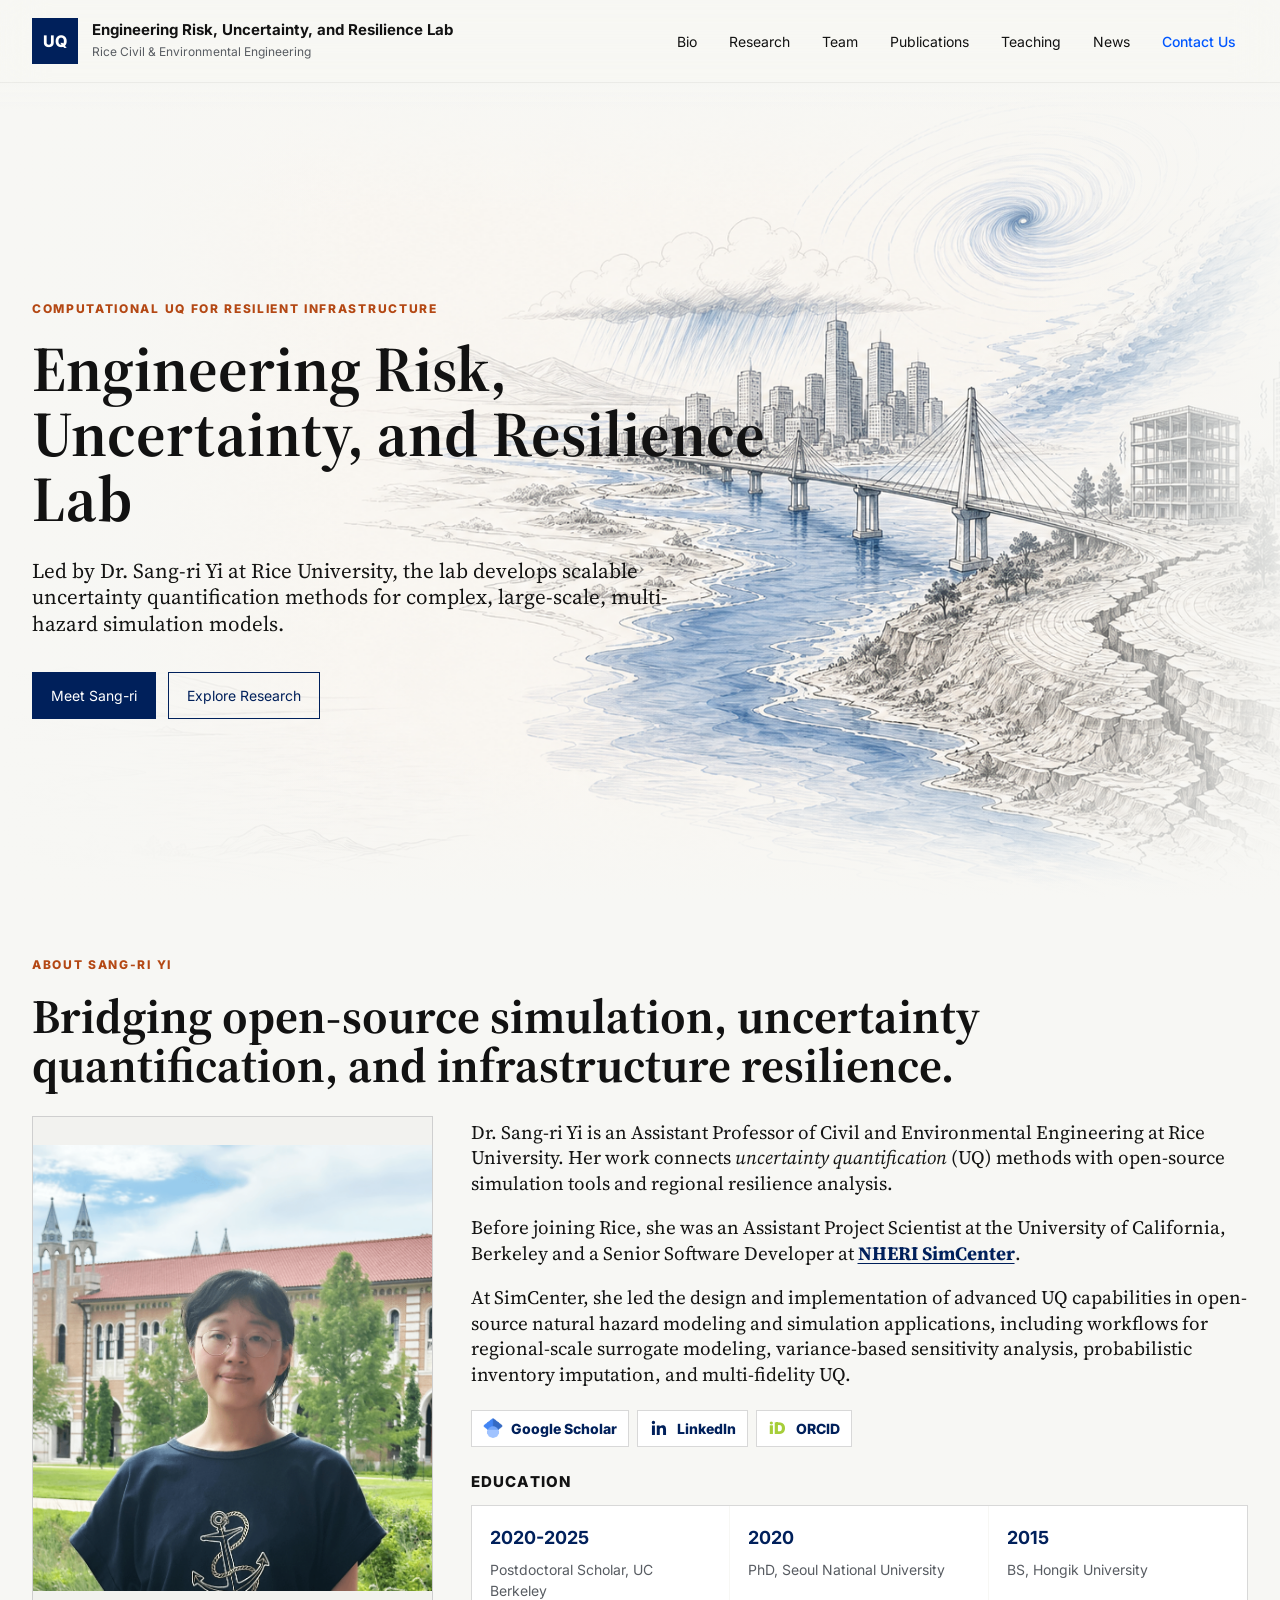
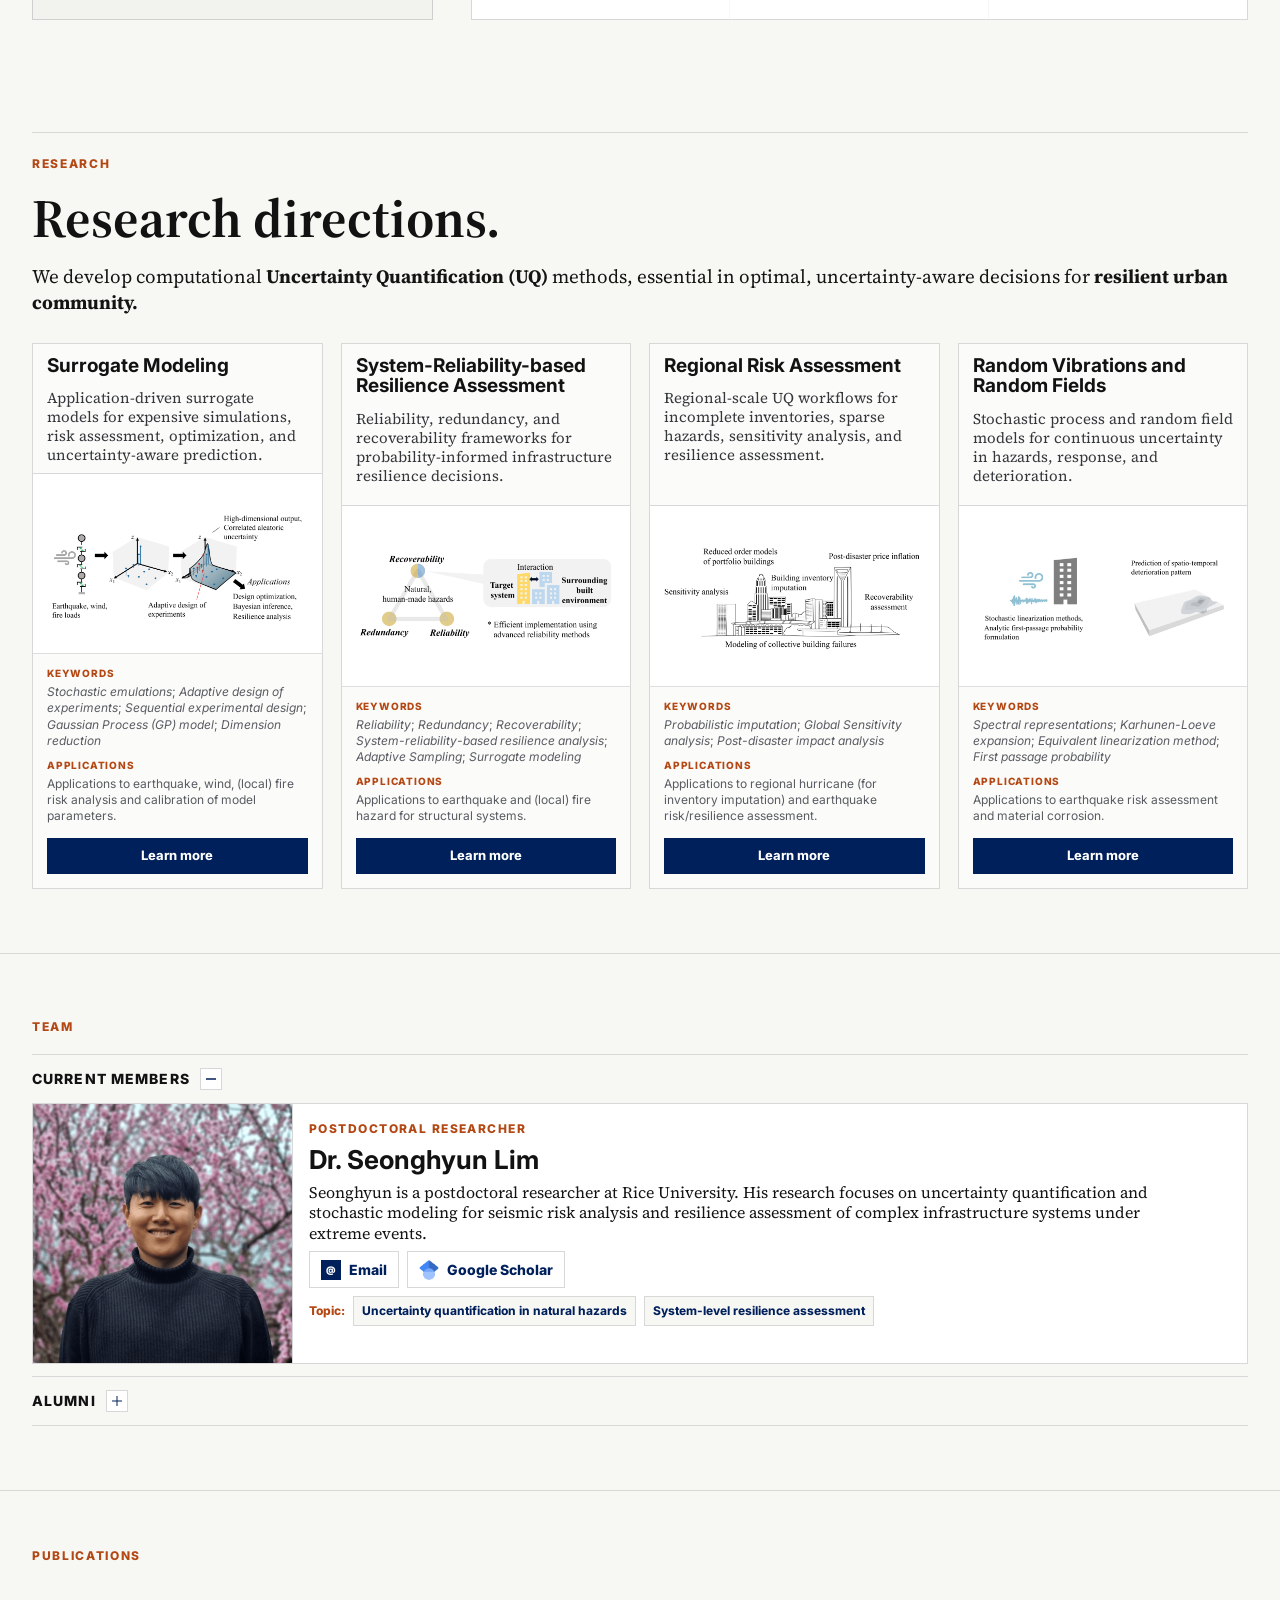
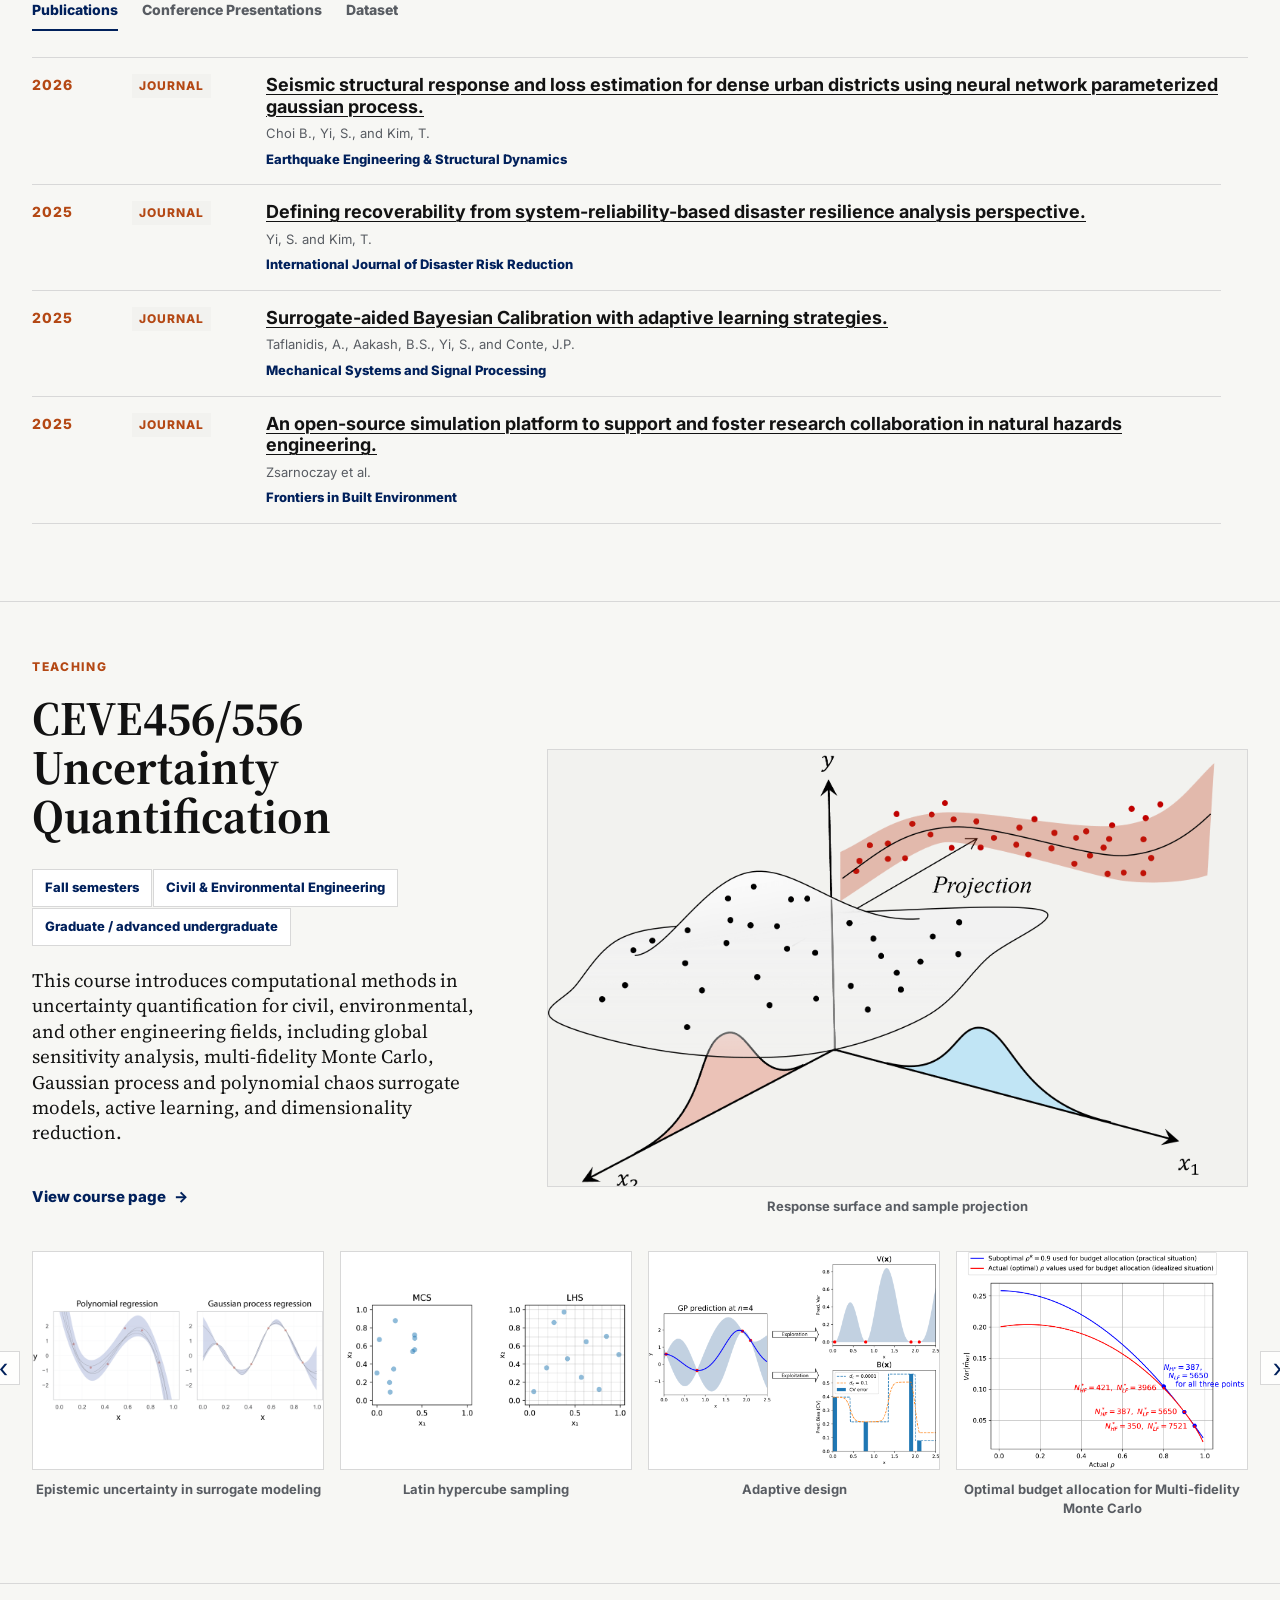
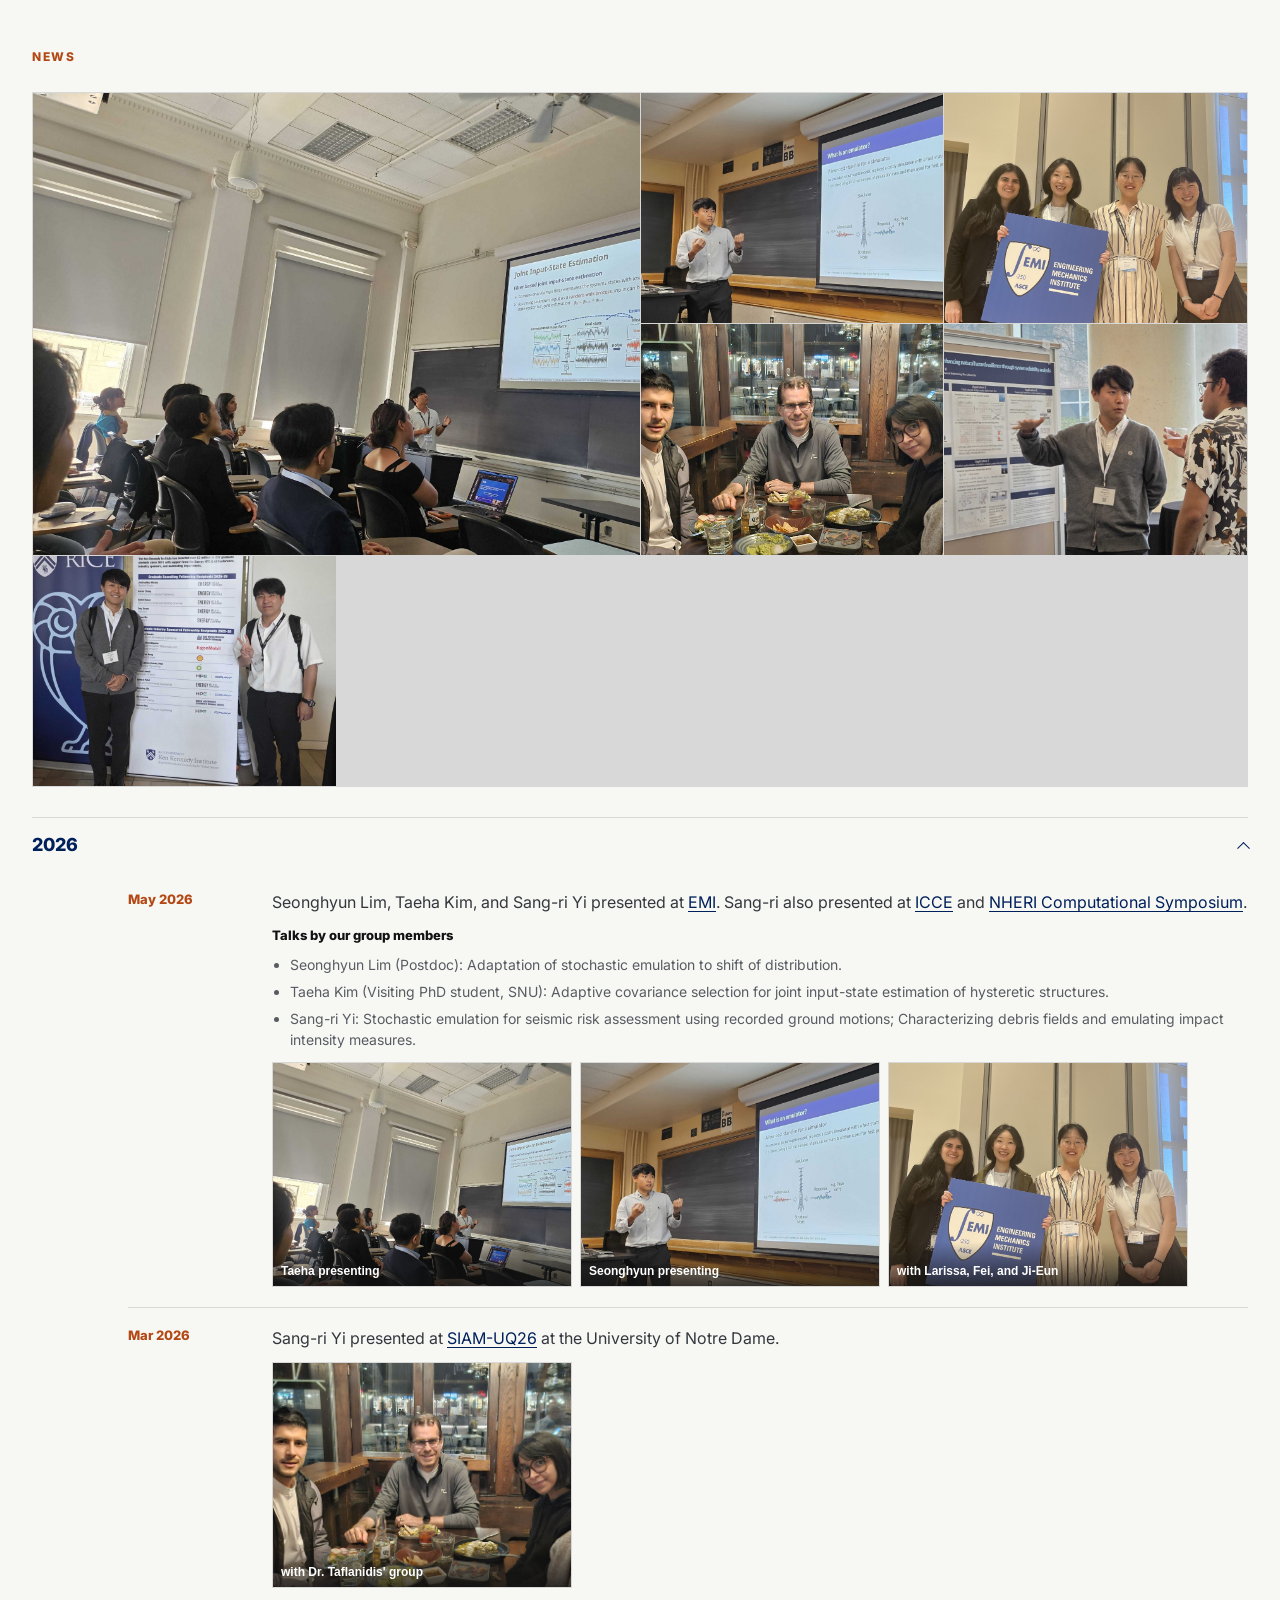
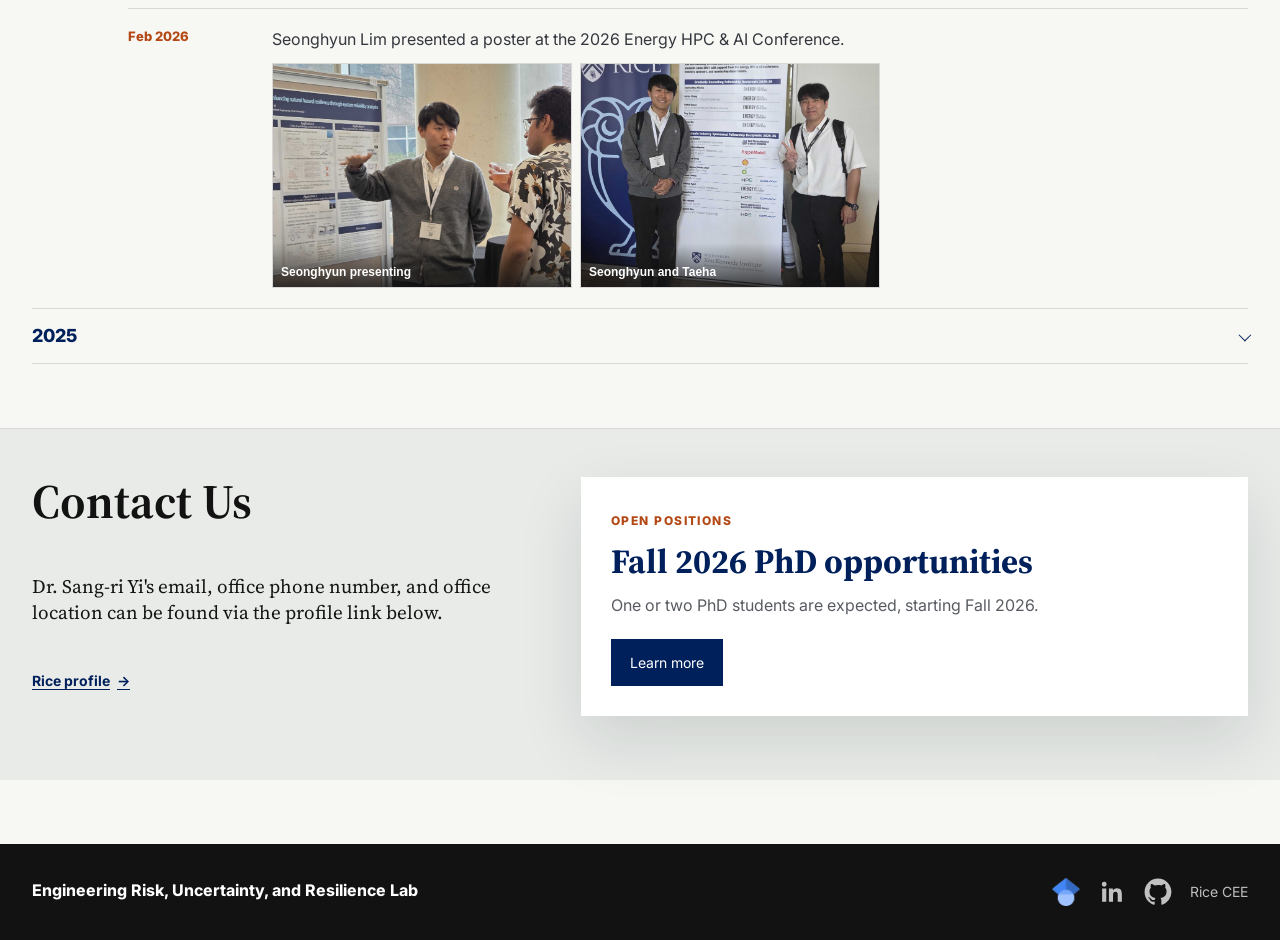
<file: index.html>
<!DOCTYPE html>
<html lang="en">
<head>
  <meta charset="UTF-8">
  <meta name="viewport" content="width=device-width, initial-scale=1.0">
  <title>Engineering Risk, Uncertainty, and Resilience Lab</title>
  <meta name="description" content="A redesigned static prototype for the Engineering Risk, Uncertainty, and Resilience Lab at Rice University.">
  <link rel="preconnect" href="https://fonts.googleapis.com">
  <link rel="preconnect" href="https://fonts.gstatic.com" crossorigin>
  <link href="https://fonts.googleapis.com/css2?family=Inter:wght@400;500;600;700;800&family=Source+Serif+4:wght@500;600;700&display=swap" rel="stylesheet">
  <link rel="stylesheet" href="styles.css?v=74">
  <link rel="stylesheet" href="research-demo.css?v=10">
</head>
<body>
  <header class="site-header" data-header>
    <a class="brand" href="#home" aria-label="Engineering Risk, Uncertainty, and Resilience Lab home">
      <span class="brand-mark">UQ</span>
      <span>
        <strong>Engineering Risk, Uncertainty, and Resilience Lab</strong>
        <small>Rice Civil & Environmental Engineering</small>
      </span>
    </a>
    <button class="nav-toggle" type="button" aria-expanded="false" aria-controls="site-nav" data-nav-toggle>
      <span></span>
      <span></span>
      <span></span>
    </button>
    <nav class="site-nav" id="site-nav" data-nav>
      <a href="#bio">Bio</a>
      <a href="#research">Research</a>
      <a href="#team">Team</a>
      <a href="#publications">Publications</a>
      <a href="#teaching">Teaching</a>
      <a href="#news">News</a>
      <a href="#contact">Contact Us</a>
    </nav>
  </header>

  <main id="home">
    <section class="hero hero-background" data-hero-snap>
      <div class="hero-copy">
        <p class="eyebrow">Computational UQ for resilient infrastructure</p>
        <h1>Engineering Risk, Uncertainty, and Resilience Lab</h1>
        <p class="hero-text">Led by Dr. Sang-ri Yi at Rice University, the lab develops scalable uncertainty quantification methods for complex, large-scale, multi-hazard simulation models.</p>
        <div class="hero-actions">
          <a class="button primary" href="#bio">Meet Sang-ri</a>
          <a class="button secondary" href="#research">Explore Research</a>
        </div>
      </div>
    </section>

    <section class="bio-section section" id="bio">
      <div class="section-head wide-head">
        <p class="section-kicker">About Sang-ri Yi</p>
        <h2>Bridging open-source simulation, uncertainty quantification, and infrastructure resilience.</h2>
      </div>
      <div class="bio-layout">
        <div class="pi-portrait">
          <img src="assets/sangri-yi.png?v=2" alt="Dr. Sang-ri Yi">
        </div>
        <div class="bio-details">
          <p>Dr. Sang-ri Yi is an Assistant Professor of Civil and Environmental Engineering at Rice University. Her work connects <em>uncertainty quantification</em> (UQ) methods with open-source simulation tools and regional resilience analysis.</p>
          <p>Before joining Rice, she was an Assistant Project Scientist at the University of California, Berkeley and a Senior Software Developer at <a href="https://simcenter.designsafe-ci.org/" target="_blank" rel="noreferrer">NHERI SimCenter</a>.</p>
          <p>At SimCenter, she led the design and implementation of advanced UQ capabilities in open-source natural hazard modeling and simulation applications, including workflows for regional-scale surrogate modeling, variance-based sensitivity analysis, probabilistic inventory imputation, and multi-fidelity UQ.</p>
          <div class="profile-links" aria-label="Sang-ri Yi profile links">
            <a href="https://scholar.google.com/citations?hl=en&amp;user=2m0CFvgAAAAJ&amp;view_op=list_works&amp;sortby=pubdate" target="_blank" rel="noreferrer"><span class="link-icon scholar-icon image-icon" aria-hidden="true"><img src="assets/google-scholar.png?v=2" alt=""></span><span>Google Scholar</span></a>
            <a href="https://www.linkedin.com/in/sang-ri-yi-031b26117/" target="_blank" rel="noreferrer"><span class="link-icon linkedin-icon svg-icon" aria-hidden="true"><svg viewBox="0 0 24 24" focusable="false"><path d="M20.45 20.45h-3.56v-5.57c0-1.33-.03-3.04-1.85-3.04-1.85 0-2.14 1.45-2.14 2.94v5.67H9.34V9h3.42v1.56h.05c.48-.9 1.64-1.85 3.37-1.85 3.6 0 4.27 2.37 4.27 5.46v6.28zM5.32 7.43a2.06 2.06 0 1 1 0-4.12 2.06 2.06 0 0 1 0 4.12zM7.1 20.45H3.54V9H7.1v11.45z"/></svg></span><span>LinkedIn</span></a>
            <a href="https://orcid.org/0000-0001-7196-127X" target="_blank" rel="noreferrer"><span class="link-icon orcid-icon orcid-text-icon" aria-hidden="true">iD</span><span>ORCID</span></a>
          </div>
          <h3 class="bio-subtitle">Education</h3>
          <div class="credential-grid">
            <span><strong>2020-2025</strong>Postdoctoral Scholar, UC Berkeley</span>
            <span><strong>2020</strong>PhD, Seoul National University</span>
            <span><strong>2015</strong>BS, Hongik University</span>
          </div>
        </div>
      </div>
    </section>

    <section class="section research-demo-section" id="research">
      <div class="section-head wide-head research-head">
        <div>
          <p class="section-kicker">Research</p>
          <h2>Research directions.</h2>
        </div>
      </div>
      <div id="research-demo-root" data-research-demo="modal"></div>
    </section>

    <section class="section top-section" id="team">
      <div class="section-head team-head">
        <p class="section-kicker">Team</p>
      </div>
      <div class="team-roster">
        <details class="team-group" open>
          <summary class="team-group-toggle">
            <span>Current Members</span>
            <span aria-hidden="true"></span>
          </summary>
          <article class="team-member-card">
            <figure class="team-member-photo">
              <img src="assets/team-seonghyun-lim.png" alt="Dr. Seonghyun Lim">
            </figure>
            <div class="team-member-copy">
              <p class="team-member-role">Postdoctoral Researcher</p>
              <h3>Dr. Seonghyun Lim</h3>
              <p class="team-member-bio">Seonghyun is a postdoctoral researcher at Rice University. His research focuses on uncertainty quantification and stochastic modeling for seismic risk analysis and resilience assessment of complex infrastructure systems under extreme events.</p>
              <div class="profile-links team-member-links" aria-label="Seonghyun Lim profile links">
                <a href="mailto:sl68@rice.edu"><span class="link-icon" aria-hidden="true">@</span><span>Email</span></a>
                <a href="https://scholar.google.ca/citations?user=xd2oqD0AAAAJ&amp;hl=en" target="_blank" rel="noreferrer"><span class="link-icon scholar-icon image-icon" aria-hidden="true"><img src="assets/google-scholar.png?v=2" alt=""></span><span>Google Scholar</span></a>
              </div>
              <div class="team-topic-row">
                <span class="team-topic-label">Topic:</span>
                <div class="team-topic-list" aria-label="Research topics">
                  <span>Uncertainty quantification in natural hazards</span>
                  <span>System-level resilience assessment</span>
                </div>
              </div>
            </div>
          </article>
        </details>
        <details class="team-group">
          <summary class="team-group-toggle">
            <span>Alumni</span>
            <span aria-hidden="true"></span>
          </summary>
          <p class="team-empty-state">No alumni listed yet.</p>
        </details>
      </div>
    </section>

    <section class="section publication-section" id="publications">
      <div class="section-head wide-head">
        <p class="section-kicker">Publications</p>
        <div class="publication-tabs" data-publication-tabs role="tablist" aria-label="Publication views">
          <button class="publication-tab is-active" type="button" role="tab" aria-selected="true" data-publication-tab="publications">Publications</button>
          <button class="publication-tab" type="button" role="tab" aria-selected="false" data-publication-tab="conferences">Conference Presentations</button>
          <button class="publication-tab" type="button" role="tab" aria-selected="false" data-publication-tab="dataset">Dataset</button>
          <span class="publication-tab-underline" data-publication-underline aria-hidden="true"></span>
        </div>
      </div>
      <div class="publication-board compact-publications" data-publication-list></div>
    </section>

    <section class="section teaching-section" id="teaching">
      <div class="teaching-layout">
        <div class="teaching-copy">
          <p class="section-kicker">Teaching</p>
          <h2>CEVE456/556 Uncertainty Quantification</h2>
          <div class="teaching-meta" aria-label="Course details">
            <span>Fall semesters</span>
            <span>Civil &amp; Environmental Engineering</span>
            <span>Graduate / advanced undergraduate</span>
          </div>
          <p class="teaching-description">This course introduces computational methods in uncertainty quantification for civil, environmental, and other engineering fields, including global sensitivity analysis, multi-fidelity Monte Carlo, Gaussian process and polynomial chaos surrogate models, active learning, and dimensionality reduction.</p>
          <a class="section-view-link teaching-link" href="https://courses.rice.edu/courses/courses/!SWKSCAT.cat?p_action=COURSE&amp;p_term=202620&amp;p_crn=25696" target="_blank" rel="noreferrer">View course page</a>
        </div>
        <figure class="teaching-feature">
          <button class="teaching-zoom" type="button" data-site-zoom-src="assets/teaching-response-surface.png" data-site-zoom-alt="Response surface and sample projection" aria-label="Zoom image: Response surface and sample projection">
            <img src="assets/teaching-response-surface.png" alt="Response surface and sample projection">
          </button>
          <figcaption>Response surface and sample projection</figcaption>
        </figure>
      </div>
      <div class="teaching-carousel" data-teaching-carousel>
        <button class="teaching-carousel-button previous" type="button" data-teaching-carousel-prev aria-label="Show previous teaching images">&lsaquo;</button>
        <div class="teaching-gallery" aria-label="Teaching visual topics" data-teaching-gallery>
          <figure>
            <button class="teaching-zoom" type="button" data-site-zoom-src="assets/teaching-pce.png" data-site-zoom-alt="Epistemic uncertainty in surrogate modeling" aria-label="Zoom image: Epistemic uncertainty in surrogate modeling">
              <img src="assets/teaching-pce.png" alt="Epistemic uncertainty in surrogate modeling">
            </button>
            <figcaption>Epistemic uncertainty in surrogate modeling</figcaption>
          </figure>
          <figure>
            <button class="teaching-zoom" type="button" data-site-zoom-src="assets/teaching-lhs.png" data-site-zoom-alt="Latin hypercube sampling" aria-label="Zoom image: Latin hypercube sampling">
              <img src="assets/teaching-lhs.png" alt="Latin hypercube sampling">
            </button>
            <figcaption>Latin hypercube sampling</figcaption>
          </figure>
          <figure>
            <button class="teaching-zoom" type="button" data-site-zoom-src="assets/teaching-adaptive-design.png" data-site-zoom-alt="Adaptive design" aria-label="Zoom image: Adaptive design">
              <img src="assets/teaching-adaptive-design.png" alt="Adaptive design">
            </button>
            <figcaption>Adaptive design</figcaption>
          </figure>
          <figure>
            <button class="teaching-zoom" type="button" data-site-zoom-src="assets/teaching-mfmc.png" data-site-zoom-alt="Optimal budget allocation for Multi-fidelity Monte Carlo" aria-label="Zoom image: Optimal budget allocation for Multi-fidelity Monte Carlo">
              <img src="assets/teaching-mfmc.png" alt="Optimal budget allocation for Multi-fidelity Monte Carlo">
            </button>
            <figcaption>Optimal budget allocation for Multi-fidelity Monte Carlo</figcaption>
          </figure>
          <figure>
            <button class="teaching-zoom" type="button" data-site-zoom-src="assets/teaching-gp-fitting.png" data-site-zoom-alt="Gaussian process fitting" aria-label="Zoom image: Gaussian process fitting">
              <img src="assets/teaching-gp-fitting.png" alt="Gaussian process fitting">
            </button>
            <figcaption>Gaussian process fitting</figcaption>
          </figure>
        </div>
        <button class="teaching-carousel-button next" type="button" data-teaching-carousel-next aria-label="Show next teaching images">&rsaquo;</button>
      </div>
      <div class="site-lightbox" data-site-lightbox aria-hidden="true">
        <button class="site-lightbox-scrim" type="button" data-site-lightbox-close aria-label="Close image preview"></button>
        <figure class="site-lightbox-panel">
          <button class="site-lightbox-close" type="button" data-site-lightbox-close aria-label="Close image preview">Close</button>
          <img src="[data-uri]" alt="">
          <figcaption></figcaption>
        </figure>
      </div>
    </section>

    <section class="section news-section" id="news">
      <div class="section-head wide-head">
        <p class="section-kicker">News</p>
      </div>
      <div class="news-atlas" data-news-atlas></div>
      <div class="news-archive" data-news-archive></div>
    </section>

    <section class="contact-section" id="contact">
      <div class="contact-copy">
        <h2 class="contact-title">Contact Us</h2>
        <p class="contact-description">Dr. Sang-ri Yi's email, office phone number, and office location can be found via the profile link below.</p>
        <a class="contact-profile-link" href="https://profiles.rice.edu/faculty/sang-ri-yi" target="_blank" rel="noreferrer">Rice profile <span aria-hidden="true">&rarr;</span></a>
      </div>
      <div class="contact-card">
        <span>Open Positions</span>
        <strong>Fall 2026 PhD opportunities</strong>
        <p>One or two PhD students are expected, starting Fall 2026.</p>
        <details class="contact-guidance">
          <summary class="button primary">Learn more</summary>
          <div class="contact-guidance-body">
            <h3>To Prospective PhD Students</h3>
            <p>Thank you for your interest in joining our lab.</p>
            <p>I am seeking PhD students who are confident in engineering mathematics and statistics and committed to ethical research practices. Please apply to the <a href="https://cee.rice.edu/academics/graduate-programs/phd-program" target="_blank" rel="noreferrer">Rice CEE PhD Program</a> and see more information on <a href="https://cee.rice.edu/academics/graduate-programs/graduate-admissions" target="_blank" rel="noreferrer">Graduate Admissions</a>.</p>
            <p>Prospective PhD students are encouraged to contact Dr. Yi before or after applying. In the message, please briefly introduce your background, current research interests, and long-term goals, and attach your CV. You are welcome to include other documents, such as a class project you enjoyed, that show your strengths and style.</p>
            <p>Sending a message is encouraged but not required. Every message will be reviewed carefully, though a response may not always be possible. If you have already submitted your application to Rice, please indicate that clearly.</p>
          </div>
        </details>
      </div>
    </section>
  </main>

  <footer class="site-footer">
    <p>Engineering Risk, Uncertainty, and Resilience Lab</p>
    <div class="footer-links">
      <a class="footer-icon-link" href="https://scholar.google.com/citations?hl=en&amp;user=2m0CFvgAAAAJ&amp;view_op=list_works&amp;sortby=pubdate" target="_blank" rel="noreferrer" aria-label="Google Scholar"><span class="link-icon scholar-icon image-icon" aria-hidden="true"><img src="assets/google-scholar.png?v=2" alt=""></span></a>
      <a class="footer-icon-link" href="https://www.linkedin.com/in/sang-ri-yi-031b26117/" target="_blank" rel="noreferrer" aria-label="LinkedIn"><span class="link-icon linkedin-icon svg-icon" aria-hidden="true"><svg viewBox="0 0 24 24" focusable="false"><path d="M20.45 20.45h-3.56v-5.57c0-1.33-.03-3.04-1.85-3.04-1.85 0-2.14 1.45-2.14 2.94v5.67H9.34V9h3.42v1.56h.05c.48-.9 1.64-1.85 3.37-1.85 3.6 0 4.27 2.37 4.27 5.46v6.28zM5.32 7.43a2.06 2.06 0 1 1 0-4.12 2.06 2.06 0 0 1 0 4.12zM7.1 20.45H3.54V9H7.1v11.45z"/></svg></span></a>
      <a class="footer-icon-link" href="https://github.com/yisangriB" target="_blank" rel="noreferrer" aria-label="GitHub"><span class="link-icon github-icon svg-icon" aria-hidden="true"><svg viewBox="0 0 24 24" focusable="false"><path fill-rule="evenodd" clip-rule="evenodd" d="M12 .5C5.65.5.5 5.65.5 12c0 5.08 3.29 9.39 7.86 10.91.58.11.79-.25.79-.56v-2.16c-3.2.7-3.87-1.36-3.87-1.36-.52-1.33-1.28-1.68-1.28-1.68-1.05-.72.08-.71.08-.71 1.16.08 1.77 1.19 1.77 1.19 1.03 1.76 2.7 1.25 3.36.96.1-.75.4-1.25.73-1.54-2.55-.29-5.23-1.28-5.23-5.68 0-1.25.45-2.28 1.19-3.08-.12-.29-.52-1.46.11-3.04 0 0 .97-.31 3.17 1.18A10.93 10.93 0 0 1 12 6.04c.98 0 1.95.13 2.87.39 2.2-1.49 3.17-1.18 3.17-1.18.63 1.58.23 2.75.11 3.04.74.8 1.19 1.83 1.19 3.08 0 4.42-2.69 5.39-5.25 5.67.41.36.78 1.06.78 2.13v3.18c0 .31.21.67.79.56A11.51 11.51 0 0 0 23.5 12C23.5 5.65 18.35.5 12 .5z"/></svg></span></a>
      <a href="https://cee.rice.edu/" target="_blank" rel="noreferrer">Rice CEE</a>
    </div>
  </footer>

  <script src="assets/research/research-content.js?v=4"></script>
  <script src="assets/publications-data.js?v=5"></script>
  <script src="assets/news/news-data.js?v=1"></script>
  <script src="research-demo.js?v=9"></script>
  <script src="script.js?v=9"></script>
</body>
</html>
</file>
<file: styles.css>
:root {
  --ink: #121212;
  --muted: #585c62;
  --line: #d8d8d8;
  --paper: #f7f7f4;
  --white: #ffffff;
  --rice-blue: #00205b;
  --rice-blue-soft: #0e3a72;
  --active-blue: #0057ff;
  --copper: #b44814;
  --sage: #7b8c6d;
  --mist: #ededeb;
  --shadow: 0 1px 0 rgba(18, 18, 18, 0.12);
}

* {
  box-sizing: border-box;
}

html {
  scroll-behavior: smooth;
}

body {
  margin: 0;
  background: var(--paper);
  color: var(--ink);
  font-family: "Inter", Arial, sans-serif;
  line-height: 1.5;
}

body.nav-open {
  overflow: hidden;
}

a {
  color: inherit;
  text-decoration: none;
}

img {
  display: block;
  max-width: 100%;
}

.site-header {
  position: sticky;
  top: 0;
  z-index: 20;
  display: flex;
  align-items: center;
  justify-content: space-between;
  gap: 24px;
  padding: 18px 32px;
  overflow: visible;
  background: rgba(247, 247, 244, 0.42);
  border-bottom: 1px solid rgba(18, 18, 18, 0.08);
  backdrop-filter: blur(22px) saturate(135%);
}

.site-header::after {
  position: absolute;
  right: 0;
  bottom: -30px;
  left: 0;
  height: 30px;
  background: linear-gradient(180deg, rgba(247, 247, 244, 0.34), rgba(247, 247, 244, 0));
  content: "";
  pointer-events: none;
}

.site-header.is-scrolled {
  background: rgba(247, 247, 244, 0.58);
  box-shadow: 0 1px 0 rgba(18, 18, 18, 0.05);
}

.brand {
  display: flex;
  align-items: center;
  gap: 14px;
  min-width: 0;
}

.brand-mark {
  display: grid;
  width: 46px;
  height: 46px;
  place-items: center;
  background: var(--rice-blue);
  color: var(--white);
  font-weight: 800;
  letter-spacing: 0.02em;
}

.brand strong,
.brand small {
  display: block;
}

.brand strong {
  max-width: 460px;
  overflow: hidden;
  font-size: 15px;
  line-height: 1.2;
  text-overflow: ellipsis;
  white-space: nowrap;
}

.brand small {
  margin-top: 4px;
  color: var(--muted);
  font-size: 12px;
}

.site-nav {
  display: flex;
  align-items: center;
  gap: 8px;
}

.site-nav a {
  padding: 10px 12px;
  color: var(--ink);
  font-size: 14px;
  font-weight: 400;
  transition: color 160ms ease;
}

.site-nav:hover a:not(.active) {
  color: var(--muted);
}

.site-nav:hover a:not(.active):hover {
  color: var(--ink);
}

.site-nav a.active {
  color: var(--active-blue);
  font-weight: 500;
}

.site-nav a.active:hover {
  color: var(--active-blue);
}

.nav-toggle {
  display: none;
  width: 42px;
  height: 42px;
  padding: 0;
  background: var(--white);
  border: 1px solid var(--line);
}

.nav-toggle span {
  display: block;
  width: 18px;
  height: 2px;
  margin: 4px auto;
  background: var(--ink);
}

.hero {
  position: relative;
  display: flex;
  align-items: center;
  width: min(100%, 1280px);
  min-height: calc(100vh - 83px);
  margin: 0 auto;
  padding: 84px 32px 48px;
  background: var(--paper);
}

.hero-background {
  overflow: hidden;
  background-image: url("assets/uq-hero-background-clean.png");
  background-position: center center;
  background-size: cover;
  background-repeat: no-repeat;
}

.hero-background::before {
  position: absolute;
  inset: 0;
  z-index: 0;
  background:
    linear-gradient(90deg, var(--paper) 0%, rgba(247, 247, 244, 0.92) 10%, rgba(247, 247, 244, 0) 28%, rgba(247, 247, 244, 0) 78%, rgba(247, 247, 244, 0.9) 100%),
    linear-gradient(180deg, var(--paper) 0%, rgba(247, 247, 244, 0) 16%, rgba(247, 247, 244, 0) 82%, var(--paper) 100%);
  content: "";
  pointer-events: none;
}

.hero-copy {
  position: relative;
  z-index: 1;
  max-width: 760px;
}

.eyebrow,
.section-kicker {
  margin: 0 0 18px;
  color: var(--copper);
  font-size: 12px;
  font-weight: 800;
  letter-spacing: 0.14em;
  text-transform: uppercase;
}

h1,
h2,
h3,
p {
  margin-top: 0;
}

h1,
h2 {
  font-family: "Source Serif 4", Georgia, serif;
  font-weight: 650;
  line-height: 1.02;
}

h1 {
  margin-bottom: 26px;
  max-width: 980px;
  font-size: 64px;
}

h2 {
  margin-bottom: 20px;
  font-size: 54px;
}

h3 {
  margin-bottom: 12px;
  font-size: 20px;
  line-height: 1.2;
}

.hero-text {
  max-width: 660px;
  color: #141413;
  font-family: "Source Serif 4", Georgia, serif;
  font-size: 21px;
  font-weight: 400;
  line-height: 1.28;
}

.hero-actions {
  display: flex;
  flex-wrap: wrap;
  gap: 12px;
  margin-top: 34px;
}

.button {
  display: inline-flex;
  min-height: 46px;
  align-items: center;
  justify-content: center;
  padding: 12px 18px;
  border: 1px solid var(--rice-blue);
  font-size: 14px;
  font-weight: 400;
}

.button.primary {
  background: var(--rice-blue);
  color: var(--white);
}

.button.secondary {
  color: var(--rice-blue);
}

.contact-card span {
  color: var(--copper);
  font-size: 12px;
  font-weight: 800;
  letter-spacing: 0.12em;
  text-transform: uppercase;
}


.section,
.bio-section,
.contact-section {
  padding: 64px 32px;
}

.contact-section {
  display: grid;
  grid-template-columns: minmax(0, 0.85fr) minmax(0, 1.15fr);
  gap: 56px;
  align-items: start;
}

.bio-section,
.section,
.contact-section {
  max-width: 1280px;
  margin: 0 auto;
}

.bio-section {
  padding-top: 56px;
  padding-bottom: 56px;
}

.bio-layout {
  display: grid;
  grid-template-columns: minmax(220px, 0.34fr) minmax(0, 0.66fr);
  gap: 38px;
  align-items: stretch;
}

.pi-portrait {
  min-height: 0;
  display: grid;
  place-items: center;
  overflow: hidden;
  background: #f2f2ef;
  border: 1px solid #cfcfcf;
}

.pi-portrait img {
  width: 100%;
  height: 100%;
  object-fit: contain;
  object-position: center;
}

.bio-details {
  display: flex;
  flex-direction: column;
  justify-content: flex-start;
  padding-top: 4px;
}

.bio-details p {
  max-width: 820px;
  color: #141413;
  font-family: "Source Serif 4", Georgia, serif;
  font-size: 19px;
  font-weight: 400;
  line-height: 1.34;
}

.bio-details p a {
  color: var(--rice-blue);
  font-weight: 700;
  text-decoration: underline;
  text-decoration-thickness: 1px;
  text-underline-offset: 3px;
}

.profile-links {
  display: flex;
  flex-wrap: wrap;
  gap: 8px;
  margin: 4px 0 26px;
}

.profile-links a {
  display: inline-flex;
  min-height: 36px;
  align-items: center;
  gap: 8px;
  padding: 7px 11px;
  border: 1px solid var(--line);
  background: var(--white);
  color: var(--rice-blue);
  font-size: 14px;
  font-weight: 800;
}

.link-icon {
  display: inline-grid;
  width: 20px;
  height: 20px;
  place-items: center;
  flex: 0 0 20px;
  background: var(--rice-blue);
  color: var(--white);
  font-size: 9px;
  font-weight: 900;
  line-height: 1;
}

.linkedin-icon,
.orcid-icon {
  border-radius: 3px;
}

.scholar-icon {
  border-radius: 50%;
  font-size: 8px;
}

.image-icon {
  overflow: hidden;
  background: transparent;
  color: inherit;
}

.image-icon img {
  display: block;
  width: 100%;
  height: 100%;
  object-fit: contain;
}

.svg-icon {
  background: transparent;
  color: currentColor;
}

.svg-icon svg {
  display: block;
  width: 100%;
  height: 100%;
  fill: currentColor;
}

.orcid-icon {
  background: #a6ce39;
}

.orcid-text-icon {
  background: transparent;
  color: #a6ce39;
  font-size: 16px;
  font-weight: 900;
  letter-spacing: -0.03em;
}

.bio-subtitle {
  margin: 0 0 6px;
  color: var(--ink);
  font-family: "Inter", Arial, sans-serif;
  font-size: 15px;
  font-weight: 800;
  letter-spacing: 0.08em;
  text-transform: uppercase;
}

.credential-grid {
  display: grid;
  grid-template-columns: repeat(3, minmax(0, 1fr));
  gap: 1px;
  margin-top: 8px;
  overflow: hidden;
  border: 1px solid var(--line);
}

.credential-grid span {
  min-height: 104px;
  padding: 18px;
  background: var(--white);
  color: var(--muted);
  font-size: 14px;
}

.credential-grid strong {
  display: block;
  margin-bottom: 8px;
  color: var(--rice-blue);
  font-size: 18px;
}

.section-head {
  max-width: 100%;
  margin-bottom: 26px;
}

.wide-head h2 {
  max-width: 100%;
}

.bio-section .wide-head h2 {
  max-width: 100%;
  font-size: 48px;
}

.bio-section .section-head {
  max-width: 1360px;
}

.section-head p:not(.section-kicker) {
  max-width: 100%;
  color: var(--muted);
  font-size: 18px;
}

#research .section-head,
#research .section-head p:not(.section-kicker) {
  max-width: 100%;
}

.research-head {
  display: flex;
  align-items: end;
  justify-content: space-between;
  gap: 28px;
  border-top: 1px solid var(--line);
  padding-top: 22px;
}

.research-head h2 {
  margin-bottom: 0;
}

.section-view-link {
  display: inline-flex;
  min-height: 40px;
  align-items: center;
  flex: 0 0 auto;
  color: var(--rice-blue);
  font-size: 15px;
  font-weight: 800;
}

.section-view-link::after {
  content: "->";
  margin-left: 8px;
}

.research-layout {
  display: grid;
  grid-template-columns: minmax(0, 3.1fr) minmax(260px, 1fr);
  gap: 28px;
  align-items: start;
}

.research-side-stack {
  display: grid;
  gap: 30px;
}

.research-feature-panel {
  position: sticky;
  top: 112px;
}

.research-card {
  display: flex;
  flex-direction: column;
  min-height: 100%;
  background: transparent;
  border: 0;
  box-shadow: none;
}

.research-card-body {
  display: flex;
  flex: 1;
  flex-direction: column;
  padding-top: 16px;
}

.research-card-heading {
  min-height: auto;
  margin-bottom: 12px;
}

.research-card-heading h3 {
  margin-bottom: 0;
  font-size: 22px;
  line-height: 1.14;
}

.research-card-image {
  display: grid;
  aspect-ratio: 16 / 10;
  padding: 14px;
  place-items: center;
  overflow: hidden;
  background: var(--white);
  border: 1px solid var(--line);
}

.research-card-image img {
  width: 100%;
  height: 100%;
  object-fit: contain;
}

.featured-research .research-card-image {
  aspect-ratio: 16 / 9;
  padding: 22px;
}

.featured-research .research-card-heading {
  min-height: auto;
}

.featured-research .research-card-heading h3 {
  max-width: 780px;
  font-size: 46px;
  line-height: 1.05;
}

.research-card.featured-research small {
  max-width: 780px;
  font-size: 16px;
}

.research-card small {
  margin-top: auto;
  color: var(--copper);
  font-size: 14px;
  font-weight: 750;
}

#team {
  border-top: 1px solid var(--line);
}

.team-head {
  margin-bottom: 14px;
}

.team-roster {
  display: grid;
  gap: 12px;
}

.team-group {
  border-top: 1px solid var(--line);
}

.team-group:last-child {
  border-bottom: 1px solid var(--line);
}

.team-group-toggle {
  display: flex;
  min-height: 48px;
  align-items: center;
  justify-content: flex-start;
  gap: 10px;
  cursor: pointer;
  list-style: none;
}

.team-group-toggle::-webkit-details-marker {
  display: none;
}

.team-group-toggle span:first-child {
  color: var(--ink);
  font-size: 14px;
  font-weight: 800;
  letter-spacing: 0.08em;
  text-transform: uppercase;
}

.team-group-toggle span:last-child {
  position: relative;
  width: 22px;
  height: 22px;
  flex: 0 0 22px;
  border: 1px solid var(--line);
  background: var(--white);
}

.team-group-toggle span:last-child::before,
.team-group-toggle span:last-child::after {
  position: absolute;
  top: 50%;
  left: 50%;
  width: 10px;
  height: 1px;
  background: var(--rice-blue);
  content: "";
  transform: translate(-50%, -50%);
}

.team-group-toggle span:last-child::after {
  transform: translate(-50%, -50%) rotate(90deg);
}

.team-group[open] .team-group-toggle span:last-child::after {
  transform: translate(-50%, -50%) rotate(0deg);
}

#publications,
#teaching,
#news,
.contact-section {
  border-top: 1px solid var(--line);
}

.team-member-card {
  display: grid;
  grid-template-columns: minmax(170px, 260px) minmax(0, 1fr);
  gap: 0;
  overflow: hidden;
  background: var(--white);
  border: 1px solid var(--line);
}

.team-member-photo {
  min-width: 0;
  margin: 0;
  border-right: 1px solid var(--line);
  background: #f1f1ee;
}

.team-member-photo img {
  width: 100%;
  height: 100%;
  min-height: 0;
  max-height: 280px;
  object-fit: cover;
  object-position: center;
}

.team-member-copy {
  display: grid;
  align-content: start;
  gap: 8px;
  min-width: 0;
  padding: 16px;
}

.team-member-role {
  margin: 0;
  color: var(--copper);
  font-size: 12px;
  font-weight: 800;
  letter-spacing: 0.12em;
  text-transform: uppercase;
}

.team-member-copy h3 {
  margin: 0;
  color: var(--ink);
  font-size: 26px;
  line-height: 1.08;
}

.team-member-bio {
  max-width: 860px;
  margin: 0;
  color: #141413;
  font-family: "Source Serif 4", Georgia, serif;
  font-size: 16px;
  line-height: 1.28;
}

.team-topic-row,
.team-member-links {
  display: flex;
  flex-wrap: wrap;
  gap: 8px;
}

.team-topic-row {
  align-items: center;
}

.team-topic-list {
  display: flex;
  flex-wrap: wrap;
  gap: 8px;
}

.team-topic-label {
  color: var(--copper);
  font-size: 12px;
  font-weight: 800;
}

.team-topic-list span {
  padding: 5px 8px;
  border: 1px solid var(--line);
  background: var(--paper);
  color: var(--rice-blue);
  font-size: 12px;
  font-weight: 750;
}

.team-member-links {
  margin: 0;
}

.team-empty-state {
  margin: 0 0 16px;
  color: var(--muted);
  font-size: 14px;
}

.publication-section {
  padding-top: 56px;
}

.publication-section .section-head {
  display: grid;
  gap: 14px;
}

.publication-tabs {
  position: relative;
  display: flex;
  width: fit-content;
  max-width: 100%;
  gap: 24px;
  overflow-x: auto;
  scrollbar-width: none;
}

.publication-tabs::-webkit-scrollbar {
  display: none;
}

.publication-tab {
  min-height: 34px;
  padding: 0 0 8px;
  border: 0;
  background: transparent;
  color: var(--muted);
  font: inherit;
  font-size: 14px;
  font-weight: 800;
  white-space: nowrap;
  cursor: pointer;
}

.publication-tab.is-active {
  color: var(--rice-blue);
}

.publication-tab-underline {
  position: absolute;
  bottom: 0;
  left: 0;
  width: 0;
  height: 2px;
  background: var(--rice-blue);
  transform: translateX(0);
  transition: transform 220ms ease, width 220ms ease;
}

.publication-board {
  display: grid;
  max-height: 480px;
  overflow-y: auto;
  background: var(--paper);
  padding-right: 12px;
  border-top: 1px solid var(--line);
  scrollbar-gutter: stable;
  scrollbar-color: #bdbdb8 var(--paper);
}

.publication-board::-webkit-scrollbar {
  width: 10px;
}

.publication-board::-webkit-scrollbar-track {
  background: var(--paper);
}

.publication-board::-webkit-scrollbar-thumb {
  border: 3px solid var(--paper);
  border-radius: 999px;
  background: #bdbdb8;
}

.publication-card {
  display: grid;
  grid-template-columns: 78px 112px minmax(0, 1fr);
  gap: 22px;
  padding: 16px 0;
  align-items: start;
  border-bottom: 1px solid var(--line);
  transition: background-color 180ms ease;
}

.publication-card.is-targeted {
  background: rgba(0, 32, 91, 0.06);
}

.publication-index {
  color: var(--copper);
  font-size: 14px;
  font-weight: 800;
  letter-spacing: 0.08em;
}

.publication-type {
  width: fit-content;
  padding: 3px 7px;
  background: #f2f2ef;
  color: var(--copper);
  font-size: 12px;
  font-weight: 800;
  letter-spacing: 0.08em;
  text-transform: uppercase;
}

.publication-body {
  display: grid;
  gap: 8px;
}

.publication-body h3 {
  margin-bottom: 0;
  color: var(--ink);
  font-size: 18px;
  line-height: 1.2;
}

.publication-body h3 a {
  color: inherit;
  text-decoration: underline;
  text-decoration-thickness: 1px;
  text-underline-offset: 3px;
}

.publication-award {
  color: var(--ink);
  font-weight: 900;
}

.publication-empty {
  margin: 0;
  padding: 20px 0;
  border-bottom: 1px solid var(--line);
  color: var(--muted);
  font-size: 14px;
  font-weight: 700;
}

.authors,
.publisher {
  margin-bottom: 0;
  color: var(--muted);
  font-size: 13px;
  line-height: 1.35;
}

.publisher {
  color: var(--rice-blue);
  font-weight: 800;
}

.publication-meta {
  color: var(--ink);
  font-weight: 400;
}

.teaching-section {
  padding-top: 56px;
}

.teaching-layout {
  display: grid;
  grid-template-columns: minmax(0, 0.8fr) minmax(420px, 1.2fr);
  gap: 48px;
  align-items: end;
}

.teaching-copy {
  max-width: 640px;
}

.teaching-copy h2 {
  margin-bottom: 0;
  font-size: 48px;
}

.teaching-meta {
  display: flex;
  flex-wrap: wrap;
  gap: 1px;
  margin: 28px 0 22px;
}

.teaching-meta span {
  display: inline-flex;
  min-height: 38px;
  align-items: center;
  padding: 8px 12px;
  background: var(--white);
  border: 1px solid var(--line);
  color: var(--rice-blue);
  font-size: 13px;
  font-weight: 800;
}

.teaching-description {
  max-width: 620px;
  color: #141413;
  font-family: "Source Serif 4", Georgia, serif;
  font-size: 19px;
  font-weight: 400;
  line-height: 1.34;
}

.teaching-link {
  margin-top: 12px;
}

.teaching-feature,
.teaching-gallery figure {
  margin: 0;
}

.teaching-zoom {
  display: block;
  width: 100%;
  padding: 0;
  border: 0;
  background: transparent;
  cursor: zoom-in;
}

.teaching-feature img {
  width: 100%;
  aspect-ratio: 16 / 10;
  object-fit: cover;
  background: #f2f2ef;
  border: 1px solid var(--line);
  display: block;
}

.teaching-feature figcaption,
.teaching-gallery figcaption {
  margin-top: 10px;
  color: var(--muted);
  font-size: 13px;
  font-weight: 700;
  text-align: center;
}

.teaching-carousel {
  position: relative;
  margin-top: 34px;
  padding: 0;
  overflow: visible;
}

.teaching-gallery {
  display: flex;
  gap: 16px;
  overflow: hidden;
  scroll-behavior: smooth;
  scrollbar-width: none;
}

.teaching-gallery::-webkit-scrollbar {
  display: none;
}

.teaching-gallery figure {
  flex: 0 0 calc((100% - 48px) / 4);
  min-width: 0;
}

.teaching-gallery img {
  width: 100%;
  aspect-ratio: 4 / 3;
  object-fit: contain;
  background: var(--white);
  border: 1px solid var(--line);
  display: block;
}

.teaching-carousel-button {
  position: absolute;
  top: calc(50% - 34px);
  z-index: 2;
  display: grid;
  width: 34px;
  height: 34px;
  place-items: center;
  border: 1px solid var(--line);
  background: rgba(255, 255, 255, 0.82);
  color: var(--rice-blue);
  font-family: "Inter", Arial, sans-serif;
  font-size: 26px;
  line-height: 1;
  cursor: pointer;
  backdrop-filter: blur(12px);
}

.teaching-carousel-button:hover {
  color: var(--active-blue);
}

.teaching-carousel-button.previous {
  left: -46px;
}

.teaching-carousel-button.next {
  right: -46px;
}

body.site-lightbox-open {
  overflow: hidden;
}

.site-lightbox {
  position: fixed;
  inset: 0;
  z-index: 120;
  display: grid;
  place-items: center;
  padding: 32px;
  pointer-events: none;
  visibility: hidden;
}

.site-lightbox[aria-hidden="false"] {
  pointer-events: auto;
  visibility: visible;
}

.site-lightbox-scrim {
  position: absolute;
  inset: 0;
  border: 0;
  background: rgba(18, 18, 18, 0.72);
  opacity: 0;
  transition: opacity 160ms ease;
}

.site-lightbox[aria-hidden="false"] .site-lightbox-scrim {
  opacity: 1;
}

.site-lightbox-panel {
  position: relative;
  z-index: 1;
  display: grid;
  width: min(1120px, 92vw);
  max-height: 88vh;
  margin: 0;
  padding: 18px;
  background: var(--paper);
  border: 1px solid rgba(255, 255, 255, 0.2);
  box-shadow: 0 24px 70px rgba(0, 0, 0, 0.34);
  transform: scale(0.98);
  transition: transform 160ms ease;
}

.site-lightbox[aria-hidden="false"] .site-lightbox-panel {
  transform: scale(1);
}

.site-lightbox-panel img {
  width: 100%;
  max-height: 74vh;
  object-fit: contain;
  background: var(--white);
}

.site-lightbox-panel figcaption {
  margin-top: 10px;
  color: var(--muted);
  font-size: 13px;
  text-align: center;
}

.site-lightbox-close {
  justify-self: end;
  min-height: 34px;
  margin-bottom: 10px;
  border: 1px solid var(--line);
  background: var(--white);
  color: var(--rice-blue);
  font: inherit;
  font-size: 13px;
  font-weight: 800;
  cursor: pointer;
}

.news-atlas {
  display: grid;
  grid-template-columns: repeat(4, minmax(0, 1fr));
  grid-auto-rows: minmax(150px, 18vw);
  gap: 1px;
  overflow: hidden;
  border: 1px solid var(--line);
  background: var(--line);
}

.news-atlas-tile,
.news-thumb {
  position: relative;
  display: block;
  width: 100%;
  min-width: 0;
  padding: 0;
  border: 0;
  background: var(--white);
  color: inherit;
  cursor: zoom-in;
  overflow: hidden;
}

.news-atlas-tile.is-lead {
  grid-column: span 2;
  grid-row: span 2;
}

.news-atlas-tile img,
.news-thumb img {
  width: 100%;
  height: 100%;
  object-fit: cover;
  display: block;
  transition: transform 220ms ease;
}

.news-atlas-tile:hover img,
.news-thumb:hover img {
  transform: scale(1.025);
}

.news-atlas-tile {
  cursor: pointer;
}

.news-archive {
  margin-top: 30px;
  border-top: 1px solid var(--line);
}

.news-year-group {
  border-bottom: 1px solid var(--line);
}

.news-year-group summary {
  display: grid;
  grid-template-columns: 96px minmax(0, 1fr);
  align-items: center;
  padding: 18px 0;
  color: var(--rice-blue);
  cursor: pointer;
  list-style: none;
}

.news-year-group summary::-webkit-details-marker {
  display: none;
}

.news-year-group summary > span:first-child {
  font-size: 18px;
  font-weight: 800;
  line-height: 1;
}

.news-year-toggle {
  justify-self: end;
  width: 9px;
  height: 9px;
  border-right: 1px solid currentColor;
  border-bottom: 1px solid currentColor;
  transform: rotate(45deg) translateY(-2px);
  transition: transform 180ms ease;
}

.news-year-group[open] .news-year-toggle {
  transform: rotate(225deg) translate(-2px, -2px);
}

.news-year-rows {
  display: grid;
  grid-template-columns: 96px minmax(0, 1fr);
}

.news-year-rows > * {
  grid-column: 2;
}

.news-row {
  display: grid;
  grid-template-columns: 120px minmax(0, 1fr);
  gap: 24px;
  padding: 18px 0;
  border-top: 1px solid var(--line);
}

.news-row:first-child {
  border-top: 0;
}

.news-row time {
  color: var(--copper);
  font-size: 13px;
  font-weight: 800;
}

.news-row-body {
  display: grid;
  gap: 12px;
}

.news-row-body p {
  margin: 0;
  color: #34383e;
}

.news-row-body a,
.news-details a {
  color: var(--rice-blue);
  text-decoration: underline;
  text-decoration-thickness: 1px;
  text-underline-offset: 3px;
}

.news-details {
  display: grid;
  gap: 8px;
}

.news-details > span {
  color: var(--ink);
  font-size: 13px;
  font-weight: 800;
}

.news-details ul {
  display: grid;
  gap: 6px;
  margin: 0;
  padding-left: 18px;
  color: var(--muted);
  font-size: 14px;
}

.news-thumbs {
  display: flex;
  gap: 8px;
  overflow-x: auto;
  padding-bottom: 2px;
  scrollbar-color: #bdbdb8 var(--paper);
}

.news-thumb {
  flex: 0 0 300px;
  border: 1px solid var(--line);
}

.news-thumb img {
  aspect-ratio: 4 / 3;
  height: auto;
}

.news-thumb span {
  position: absolute;
  right: 0;
  bottom: 0;
  left: 0;
  padding: 22px 8px 7px;
  background: linear-gradient(to top, rgba(18, 18, 18, 0.76), rgba(18, 18, 18, 0));
  color: var(--white);
  font: inherit;
  font-size: 12px;
  font-weight: 700;
  line-height: 1.25;
  text-align: left;
}

@media (max-width: 900px) {
  .news-atlas {
    grid-template-columns: repeat(3, minmax(0, 1fr));
    grid-auto-rows: 190px;
  }

  .news-atlas-tile.is-lead {
    grid-column: span 2;
    grid-row: span 2;
  }

  .news-year-group summary,
  .news-year-rows {
    grid-template-columns: 1fr;
  }

  .news-year-rows > * {
    grid-column: 1;
  }
}

@media (max-width: 680px) {
  .news-atlas {
    display: flex;
    gap: 8px;
    overflow-x: auto;
    border: 0;
    background: transparent;
    scrollbar-color: #bdbdb8 var(--paper);
  }

  .news-atlas-tile,
  .news-atlas-tile.is-lead {
    flex: 0 0 72vw;
    min-height: 250px;
  }

  .news-row {
    grid-template-columns: 1fr;
    gap: 8px;
  }

  .news-thumb {
    flex-basis: 240px;
  }
}

.contact-section {
  margin-bottom: 64px;
  padding-top: 48px;
  background: #e8ebe8;
}

.contact-section > div:first-child {
  max-width: 660px;
}

.contact-card {
  padding: 30px;
  background: var(--white);
  box-shadow: 0 24px 60px rgba(20, 24, 30, 0.12);
}

.contact-card strong {
  display: block;
  margin: 12px 0;
  color: var(--rice-blue);
  font-family: "Source Serif 4", Georgia, serif;
  font-size: 34px;
  line-height: 1.1;
}

.contact-title {
  margin-bottom: 48px;
  font-size: 48px;
}

.contact-description {
  color: #141413;
  font-family: "Source Serif 4", Georgia, serif;
  font-size: 19px;
  font-weight: 400;
  line-height: 1.34;
}
.contact-copy > p a,
.contact-guidance-body a {
  color: var(--rice-blue);
  text-decoration: underline;
  text-decoration-thickness: 1px;
  text-underline-offset: 3px;
}

.contact-profile-link {
  display: inline-flex;
  gap: 7px;
  margin-top: 26px;
  color: var(--rice-blue);
  font-size: 14px;
  font-weight: 700;
  text-decoration: underline;
  text-decoration-thickness: 1px;
  text-underline-offset: 3px;
}

.contact-card p {
  color: var(--muted);
}

.contact-guidance {
  margin-top: 22px;
}

.contact-guidance summary {
  width: fit-content;
  cursor: pointer;
  list-style: none;
}

.contact-guidance summary::-webkit-details-marker {
  display: none;
}

.contact-guidance[open] summary {
  margin-bottom: 22px;
}

.contact-guidance-body {
  display: grid;
  gap: 16px;
  padding-top: 22px;
  border-top: 1px solid var(--line);
}

.contact-guidance-body h3,
.contact-guidance-body p {
  margin: 0;
}

.contact-guidance-body h3 {
  color: var(--rice-blue);
  font-family: "Source Serif 4", Georgia, serif;
  font-size: 25px;
  line-height: 1.15;
}

.site-footer {
  display: flex;
  justify-content: space-between;
  gap: 24px;
  padding: 34px 32px;
  background: #121212;
  color: var(--white);
}

.site-footer p {
  margin-bottom: 0;
  font-weight: 750;
}

.site-footer div,
.footer-links {
  display: flex;
  flex-wrap: wrap;
  align-items: center;
  gap: 18px;
}

.site-footer a {
  color: rgba(255, 255, 255, 0.72);
  font-size: 14px;
}

.footer-icon-link {
  display: inline-flex;
  align-items: center;
}

.footer-icon-link .link-icon {
  width: 28px;
  height: 28px;
  flex-basis: 28px;
  background: rgba(255, 255, 255, 0.9);
  color: var(--rice-blue);
}

.footer-icon-link .image-icon,
.footer-icon-link .svg-icon {
  background: transparent;
}

.footer-icon-link .svg-icon {
  color: rgba(255, 255, 255, 0.74);
}

.footer-icon-link:hover .svg-icon {
  color: var(--white);
}

.reveal {
  opacity: 0;
  transform: translateY(18px);
  transition: opacity 600ms ease, transform 600ms ease;
}

.reveal.is-visible {
  opacity: 1;
  transform: translateY(0);
}

@media (max-width: 1100px) {
  .hero,
  .contact-section,
  .bio-layout,
  .teaching-layout {
    grid-template-columns: 1fr;
  }

  .hero {
    min-height: calc(100vh - 75px);
    background-position: center center;
  }

  .pi-portrait {
    min-height: 420px;
  }
  .research-layout {
    grid-template-columns: repeat(2, minmax(0, 1fr));
  }

  .research-feature-panel {
    position: static;
    grid-column: span 2;
  }

  .research-side-stack {
    grid-template-columns: repeat(3, minmax(0, 1fr));
    grid-column: span 2;
  }

  .teaching-gallery figure {
    flex-basis: calc((100% - 32px) / 3);
  }
}

@media (max-width: 760px) {
  .site-header {
    padding: 14px 18px;
  }

  .brand strong {
    max-width: calc(100vw - 140px);
    font-size: 13px;
  }

  .brand small {
    display: none;
  }

  .nav-toggle {
    display: block;
  }

  .site-nav {
    position: fixed;
    inset: 75px 14px auto;
    display: none;
    flex-direction: column;
    align-items: stretch;
    padding: 12px;
    background: var(--white);
    border: 1px solid var(--line);
    box-shadow: var(--shadow);
  }

  .site-nav.is-open {
    display: flex;
  }

  .site-nav a {
    padding: 14px;
  }

  .hero,
  .section,
  .bio-section,
  
.contact-section {
    padding-right: 18px;
    padding-left: 18px;
  }

  .hero {
    padding-top: 58px;
    background-position: 58% center;
  }

  h1 {
    font-size: 40px;
  }

  h2 {
    font-size: 34px;
  }

  .hero-text,
  .bio-details p,
  .section-head p:not(.section-kicker) {
    font-size: 16px;
  }
  .research-layout,
  .credential-grid {
    grid-template-columns: 1fr;
  }

  .research-side-stack {
    grid-template-columns: 1fr;
    grid-column: auto;
  }

  .pi-portrait {
    min-height: 360px;
  }

  .research-card {
    min-height: 300px;
  }

  .research-feature-panel {
    grid-column: auto;
  }

  .teaching-gallery figure {
    flex-basis: 100%;
  }

  .teaching-carousel {
    padding-bottom: 44px;
  }

  .teaching-carousel-button {
    top: auto;
    bottom: 0;
  }

  .teaching-carousel-button.previous {
    left: calc(50% - 42px);
  }

  .teaching-carousel-button.next {
    right: calc(50% - 42px);
  }

  .featured-research .research-card-heading h3 {
    font-size: 34px;
  }

  .publication-card,
  .team-member-card {
    grid-template-columns: 1fr;
  }

  .team-member-photo {
    border-right: 0;
    border-bottom: 1px solid var(--line);
  }

  .team-member-photo img {
    min-height: auto;
    aspect-ratio: 1 / 1;
  }

  .team-member-copy {
    padding: 18px;
  }

  .team-member-copy h3 {
    font-size: 24px;
  }

  .team-member-bio {
    font-size: 16px;
  }

  .publication-card {
    gap: 10px;
  }

  .site-footer {
    flex-direction: column;
    padding: 28px 18px;
  }
}
</file>
<file: research-demo.css>
.research-demo-section {
  padding-top: 56px;
}

.research-demo-intro {
  max-width: none;
  margin: -8px 0 28px;
  color: #141413;
  font-family: "Source Serif 4", Georgia, serif;
  font-size: 19px;
  line-height: 1.34;
}

.research-demo-intro p {
  margin: 0 0 10px;
}

.research-compact-grid {
  display: grid;
  grid-template-columns: repeat(4, minmax(0, 1fr));
  gap: 18px;
}

.research-compact-card {
  display: flex;
  min-height: 100%;
  flex-direction: column;
  min-width: 0;
  border: 1px solid var(--line);
  background: rgba(255, 255, 255, 0.52);
  transition: border-color 180ms ease, transform 180ms ease;
}

.research-compact-card:hover {
  border-color: rgba(0, 32, 91, 0.5);
  transform: translateY(-2px);
}

.research-compact-image {
  display: grid;
  min-width: 0;
  aspect-ratio: 16 / 10;
  width: 100%;
  padding: 0;
  place-items: center;
  border: 0;
  border-top: 1px solid var(--line);
  background: var(--white);
  cursor: zoom-in;
  overflow: hidden;
  font: inherit;
}

.research-compact-image img {
  min-width: 0;
  width: 100%;
  height: 100%;
  object-fit: contain;
  padding: 12px;
}

.research-compact-body {
  display: flex;
  flex: 1;
  flex-direction: column;
  min-width: 0;
  padding: 12px 14px 8px;
}

.research-compact-body h3 {
  margin: 0 0 13px;
  color: var(--ink);
  font-size: 19px;
  line-height: 1.08;
}

.research-compact-body > p {
  margin: 0;
  color: #33363a;
  font-family: "Source Serif 4", Georgia, serif;
  font-size: 15px;
  line-height: 1.26;
}

.research-compact-meta {
  display: grid;
  gap: 9px;
  margin-top: 0;
  padding: 12px 14px 14px;
  border-top: 1px solid rgba(216, 216, 216, 0.8);
}

.research-compact-meta span {
  display: block;
  margin-bottom: 3px;
  color: var(--copper);
  font-size: 10px;
  font-weight: 800;
  letter-spacing: 0.08em;
  text-transform: uppercase;
}

.research-compact-meta p {
  margin: 0;
  color: var(--muted);
  font-size: 12px;
  line-height: 1.34;
}

.research-compact-meta em,
.research-chip-row em {
  font-style: italic;
}

.research-card-action {
  width: calc(100% - 28px);
  min-height: 36px;
  margin: 0 14px 14px;
  border: 1px solid var(--rice-blue);
  background: var(--rice-blue);
  color: var(--white);
  font: inherit;
  font-size: 13px;
  font-weight: 750;
  cursor: pointer;
}

.research-card-action:hover {
  background: var(--active-blue);
  border-color: var(--active-blue);
}

.research-accordion-list {
  display: grid;
  gap: 18px;
}

.research-accordion-item {
  border-top: 1px solid var(--line);
  padding-top: 18px;
}

.research-accordion-item .research-compact-card {
  display: grid;
  grid-template-columns: minmax(240px, 0.95fr) minmax(0, 1.6fr) auto;
  gap: 0;
  align-items: stretch;
}

.research-accordion-item .research-compact-image {
  aspect-ratio: auto;
  min-height: 220px;
  border-right: 1px solid var(--line);
  border-bottom: 0;
}

.research-accordion-item .research-card-action {
  align-self: end;
  width: auto;
  min-width: 120px;
  margin: 18px;
}

.research-accordion-panel {
  padding: 22px 0 12px;
}

.research-panel-copy {
  max-width: 980px;
  margin-bottom: 18px;
  color: #25282c;
  font-size: 17px;
}

.research-panel-copy p {
  margin: 0 0 12px;
}

.research-chip-row {
  display: flex;
  flex-wrap: wrap;
  gap: 8px;
  margin-bottom: 20px;
}

.research-chip-row span {
  padding: 7px 10px;
  border: 1px solid var(--line);
  background: var(--white);
  color: var(--rice-blue);
  font-size: 12px;
  font-weight: 750;
}

.research-detail-grid {
  display: grid;
  grid-template-columns: repeat(2, minmax(0, 1fr));
  gap: 18px;
}

.research-detail-card {
  display: grid;
  grid-template-columns: minmax(0, 1fr) minmax(180px, 0.72fr);
  min-height: 260px;
  border: 1px solid var(--line);
  background: rgba(255, 255, 255, 0.6);
}

.research-detail-image {
  display: grid;
  min-width: 0;
  place-items: center;
  padding: 0;
  border: 0;
  border-left: 1px solid var(--line);
  background: var(--white);
  cursor: zoom-in;
  overflow: hidden;
  font: inherit;
}

.research-detail-image img {
  min-width: 0;
  width: 100%;
  height: 100%;
  object-fit: contain;
  padding: 16px;
}

.research-detail-copy {
  min-width: 0;
  padding: 18px;
}

.research-detail-copy h4 {
  margin: 0 0 10px;
  color: var(--ink);
  font-size: 18px;
  line-height: 1.18;
}

.research-detail-copy p,
.research-detail-copy li {
  color: #25282c;
  font-family: "Source Serif 4", Georgia, serif;
  font-size: 17px;
  line-height: 1.36;
}

.research-detail-copy p {
  margin: 0 0 10px;
}

.research-demo-intro strong,
.research-full-header strong,
.research-detail-copy strong {
  font-weight: 700;
}

.research-demo-intro a,
.research-full-header a,
.research-detail-copy a {
  color: var(--rice-blue);
  font-weight: 700;
  text-decoration: underline;
  text-decoration-thickness: 1px;
  text-underline-offset: 3px;
}

.research-detail-copy ul {
  margin: 8px 0 0;
  padding-left: 18px;
}

.research-demo-actions {
  display: flex;
  flex-wrap: wrap;
  gap: 10px;
  margin-top: 24px;
}

.research-page-hero {
  max-width: 1280px;
  margin: 0 auto;
  padding: 96px 32px 24px;
}

.research-page-hero h1 {
  margin: 0;
  font-family: "Source Serif 4", Georgia, serif;
  font-size: clamp(48px, 7vw, 92px);
  line-height: 0.94;
  letter-spacing: 0;
}

.research-page-layout {
  display: grid;
  grid-template-columns: 220px minmax(0, 1fr);
  gap: 42px;
}

.research-page-index {
  position: sticky;
  top: 112px;
  align-self: start;
  padding-top: 16px;
  border-top: 1px solid var(--line);
}

.research-page-index a {
  display: block;
  padding: 12px 0;
  border-bottom: 1px solid var(--line);
  color: var(--ink);
  font-size: 14px;
  font-weight: 700;
}

.research-page-index a:hover {
  color: var(--active-blue);
}

.research-page-intro {
  margin-top: 0;
}

.research-full-area {
  scroll-margin-top: 112px;
  padding: 42px 0;
  border-top: 1px solid var(--line);
}

.research-full-header {
  max-width: none;
  margin-bottom: 22px;
}

.research-full-header h2 {
  margin-bottom: 14px;
}

.research-full-header p:not(.section-kicker) {
  color: #25282c;
  font-family: "Source Serif 4", Georgia, serif;
  font-size: 18px;
  line-height: 1.36;
}

.research-full-header .research-compact-meta p,
.research-detail-copy .research-compact-meta p {
  color: var(--muted);
  font-family: "Inter", Arial, sans-serif;
  font-size: 13px;
  line-height: 1.4;
}

body.research-drawer-open,
body.research-lightbox-open {
  overflow: hidden;
}

.research-drawer {
  position: fixed;
  inset: 0;
  z-index: 80;
  display: grid;
  grid-template-columns: minmax(0, 1fr) minmax(480px, 52vw);
  pointer-events: none;
  visibility: hidden;
}

.research-drawer[aria-hidden="false"] {
  pointer-events: auto;
  visibility: visible;
}

.research-drawer-scrim {
  border: 0;
  background: rgba(18, 18, 18, 0.42);
  opacity: 0;
  transition: opacity 180ms ease;
}

.research-drawer[aria-hidden="false"] .research-drawer-scrim {
  opacity: 1;
}

.research-drawer-panel {
  height: 100%;
  overflow-y: auto;
  background: var(--paper);
  box-shadow: -22px 0 44px rgba(18, 18, 18, 0.18);
  transform: translateX(100%);
  transition: transform 220ms ease;
}

.research-drawer[aria-hidden="false"] .research-drawer-panel {
  transform: translateX(0);
}

.research-drawer-close {
  position: sticky;
  top: 0;
  z-index: 2;
  width: 100%;
  min-height: 50px;
  border: 0;
  border-bottom: 1px solid rgba(18, 18, 18, 0.08);
  background: rgba(247, 247, 244, 0.58);
  backdrop-filter: blur(22px) saturate(135%);
  box-shadow: 0 1px 0 rgba(18, 18, 18, 0.05);
  color: var(--rice-blue);
  font: inherit;
  font-weight: 800;
  text-align: right;
  padding: 0 24px;
  cursor: pointer;
}

.research-drawer-close::after {
  position: absolute;
  right: 0;
  bottom: -26px;
  left: 0;
  height: 26px;
  background: linear-gradient(180deg, rgba(247, 247, 244, 0.34), rgba(247, 247, 244, 0));
  content: "";
  pointer-events: none;
}

.research-drawer-panel .research-full-area {
  padding: 28px 24px 42px;
  border-top: 0;
}

.research-drawer-panel .research-full-header h2 {
  font-size: 38px;
}

.research-drawer-panel .research-detail-grid {
  grid-template-columns: 1fr;
}

.research-lightbox {
  position: fixed;
  inset: 0;
  z-index: 110;
  display: grid;
  place-items: center;
  padding: 32px;
  pointer-events: none;
  visibility: hidden;
}

.research-lightbox[aria-hidden="false"] {
  pointer-events: auto;
  visibility: visible;
}

.research-lightbox-scrim {
  position: absolute;
  inset: 0;
  border: 0;
  background: rgba(18, 18, 18, 0.72);
  opacity: 0;
  transition: opacity 160ms ease;
}

.research-lightbox[aria-hidden="false"] .research-lightbox-scrim {
  opacity: 1;
}

.research-lightbox-panel {
  position: relative;
  z-index: 1;
  display: grid;
  width: min(1120px, 92vw);
  max-height: 88vh;
  margin: 0;
  padding: 18px;
  background: var(--paper);
  border: 1px solid rgba(255, 255, 255, 0.2);
  box-shadow: 0 24px 70px rgba(0, 0, 0, 0.34);
  transform: scale(0.98);
  transition: transform 160ms ease;
}

.research-lightbox[aria-hidden="false"] .research-lightbox-panel {
  transform: scale(1);
}

.research-lightbox-panel img {
  width: 100%;
  max-height: 74vh;
  object-fit: contain;
  background: var(--white);
}

.research-lightbox-panel figcaption {
  margin-top: 10px;
  color: var(--muted);
  font-size: 13px;
}

.research-lightbox-close {
  justify-self: end;
  min-height: 34px;
  margin-bottom: 10px;
  border: 1px solid var(--line);
  background: var(--white);
  color: var(--rice-blue);
  font: inherit;
  font-size: 13px;
  font-weight: 800;
  cursor: pointer;
}

@media (max-width: 1100px) {
  .research-compact-grid {
    grid-template-columns: repeat(2, minmax(0, 1fr));
  }

  .research-accordion-item .research-compact-card {
    grid-template-columns: minmax(220px, 0.9fr) minmax(0, 1fr);
  }

  .research-accordion-item .research-card-action {
    grid-column: 1 / -1;
    justify-self: start;
  }

  .research-detail-grid {
    grid-template-columns: 1fr;
  }

  .research-page-layout {
    grid-template-columns: 1fr;
  }

  .research-page-index {
    position: static;
    display: flex;
    flex-wrap: wrap;
    gap: 10px;
  }

  .research-page-index a {
    padding: 8px 10px;
    border: 1px solid var(--line);
    background: var(--white);
  }
}

@media (max-width: 760px) {
  .research-compact-grid,
  .research-detail-grid {
    grid-template-columns: 1fr;
  }

  .research-head {
    flex-direction: column;
    align-items: flex-start;
  }

  .research-accordion-item .research-compact-card,
  .research-detail-card {
    grid-template-columns: 1fr;
    overflow: hidden;
  }

  .research-accordion-item .research-compact-image,
  .research-detail-image {
    min-height: 0;
    border-left: 0;
    border-bottom: 0;
    border-top: 1px solid var(--line);
  }

  .research-accordion-item .research-compact-image {
    aspect-ratio: 16 / 10;
  }

  .research-drawer {
    grid-template-columns: 1fr;
  }

  .research-drawer-scrim {
    display: none;
  }

  .research-drawer-panel {
    min-width: 0;
  }

  .research-lightbox {
    padding: 14px;
  }

  .research-lightbox-panel {
    width: 100%;
    max-height: 92vh;
    padding: 12px;
  }

  .research-page-hero {
    padding-top: 78px;
  }
}
</file>
